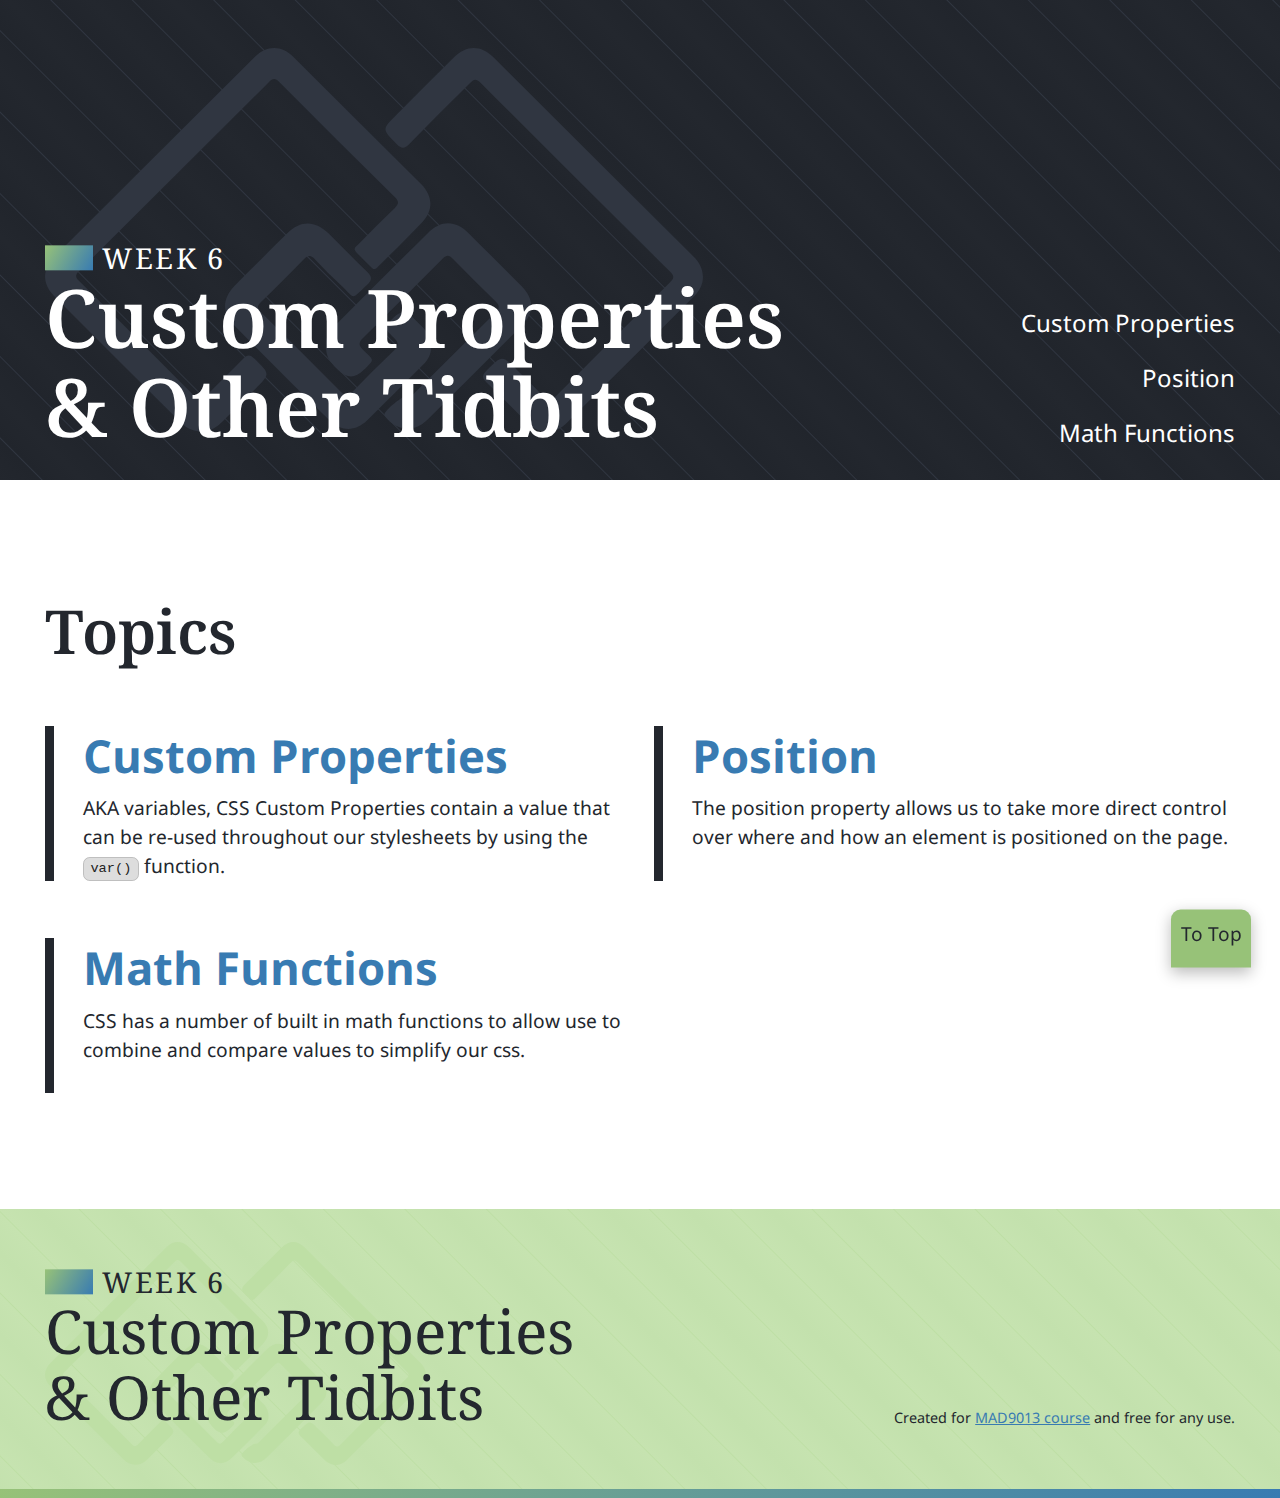
<file: index.html>
<!DOCTYPE html>
<html lang="en">
  <head>
    <!-- Ensures that the text characters are displayed properly -->
    <meta charset="UTF-8" />

    <!-- Properly sizes content across different browser window sizes -->
    <meta name="viewport" content="width=device-width, initial-scale=1.0" />

    <!--
      The site title displayed in the browser tab.
      Also used for Search Engine Optimization (SEO),
      Google results, and accessibility tools/screen readers.
    -->
    <title>W6 - Custom Properties & Other Tidbits</title>

    <!-- Loads custom supporting CSS stylesheet(s) -->
    <link rel="stylesheet" href="./css/main.css" />

    <!-- Loads Favicon -->
    <link rel="shortcut icon" href="favicon.ico" />
  </head>
  <body id="page">
    <!--
      Accessibility feature that allows users to
      quickly skip to key areas on the page.
    -->
    <ul class="skip-links">
      <li>
        <a class="skip-links__link" href="#nav">Skip to site navigation</a>
      </li>
      <li>
        <a class="skip-links__link" href="#main">Skip to main content</a>
      </li>
    </ul>

    <!--
      Main site header. Features our site logo and navigation.
    -->
    <header class="navbar navbar--tall">
      <div class="container">
        <h1 class="navbar__headline">
          <a href="/" class="navbar__logo">
            <span class="navbar__week">Week 6</span>
            <span class="navbar__title">
              Custom Properties &amp;&nbsp;Other&nbsp;Tidbits
            </span>
          </a>
        </h1>
        <button
          class="navbar__toggle"
          aria-label="Click to open mobile navigation"
        >
          <span class="navbar__tog navbar__tog--top"></span>
          <span class="navbar__tog navbar__tog--middle"></span>
          <span class="navbar__tog navbar__tog--bottom"></span>
        </button>
        <nav id="nav" class="navbar__nav">
          <ul class="navbar__list">
            <li>
              <a href="./custom-properties.html" class="navbar__link">
                Custom Properties
              </a>
            </li>
            <li>
              <a href="./position.html" class="navbar__link">Position</a>
            </li>
            <li>
              <a href="./math-functions.html" class="navbar__link">
                Math Functions
              </a>
            </li>
          </ul>
        </nav>
      </div>
    </header>

    <!--
      The main contains ALL of the content unique to this page.
      Every page MUST have exactly one `main` that is a direct child of `body`.
    -->
    <main id="main">
      <section class="topic-list">
        <div class="container">
          <h2>Topics</h2>
          <ol class="topic-list__list">
            <li>
              <a href="./custom-properties.html" class="topic-list__link">
                <h3 class="topic-list__heading">Custom Properties</h3>
                <p class="topic-list__desc">
                  AKA variables, CSS Custom Properties contain a value that can
                  be re-used throughout our stylesheets by using the
                  <code>var()</code> function.
                </p>
              </a>
            </li>
            <li>
              <a href="./position.html" class="topic-list__link">
                <h3 class="topic-list__heading">Position</h3>
                <p class="topic-list__desc">
                  The position property allows us to take more direct control
                  over where and how an element is positioned on the page.
                </p>
              </a>
            </li>
            <li>
              <a href="./math-functions.html" class="topic-list__link">
                <h3 class="topic-list__heading">Math Functions</h3>
                <p class="topic-list__desc">
                  CSS has a number of built in math functions to allow use to
                  combine and compare values to simplify our css.
                </p>
              </a>
            </li>
          </ol>
        </div>
      </section>
    </main>

    <!--
      Site footer. Contains site logo and legal info.
      
      Could also contain other concluding information such
      as repeating the navigation, contact info, and more.
    -->
    <footer class="footer">
      <div class="container container--grid">
        <div class="footer__column">
          <a href="/" class="footer__logo">
            <span class="footer__week">Week 6</span>
            <span class="footer__title"
              >Custom Properties &amp;&nbsp;Other&nbsp;Tidbits</span
            >
          </a>
        </div>

        <div class="footer__column footer__column--legal">
          <small>
            Created for
            <a href="https://mad9013.github.io/F2023/">MAD9013 course</a> and
            free for any use.
          </small>
        </div>
      </div>
    </footer>

    <!-- Accessibility feature: return to top button -->
    <a href="#page" class="to-top">To Top</a>

    <!--
      Adds a layer when the mobile navigation is open that
      allows users to click to the side and auto close the nav
    -->
    <div class="click-to-close"></div>

    <!-- Loads custom JavaScript file -->
    <script src="./js/main.js"></script>
  </body>
</html>
</file>
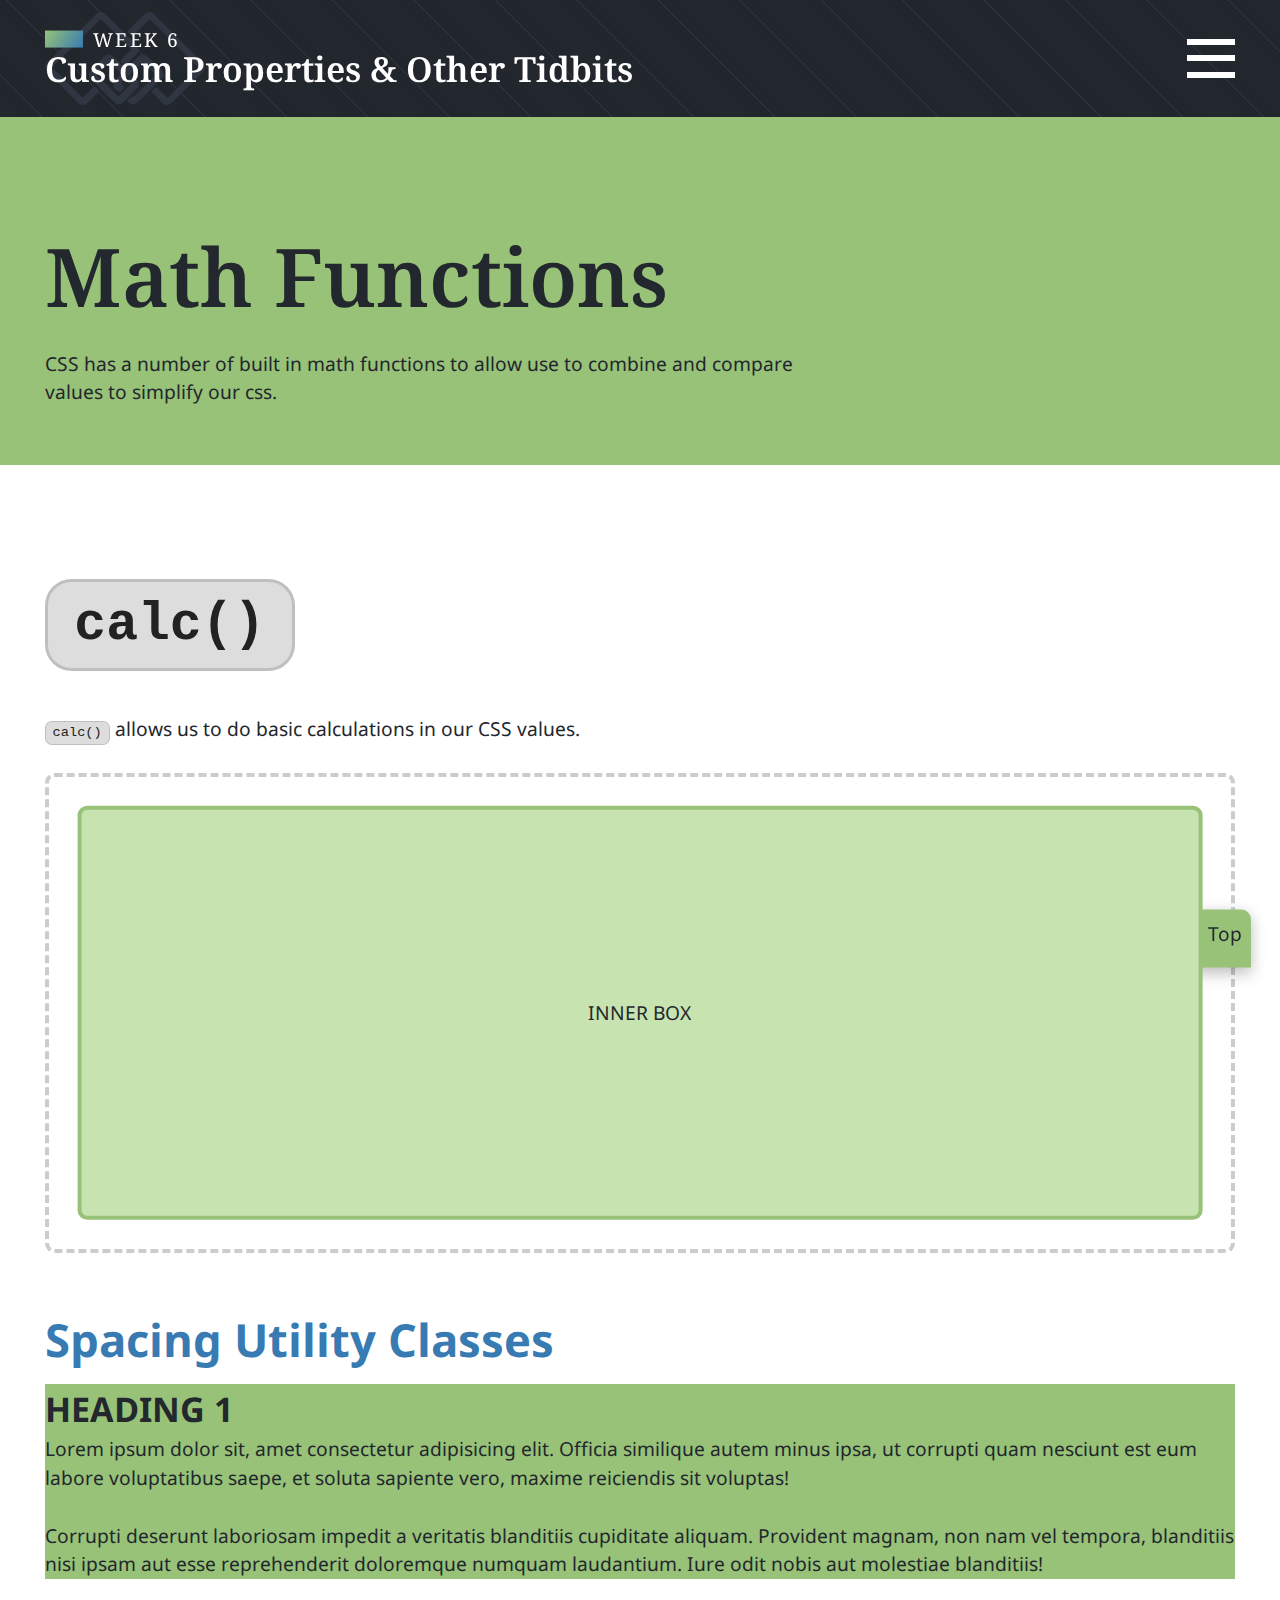
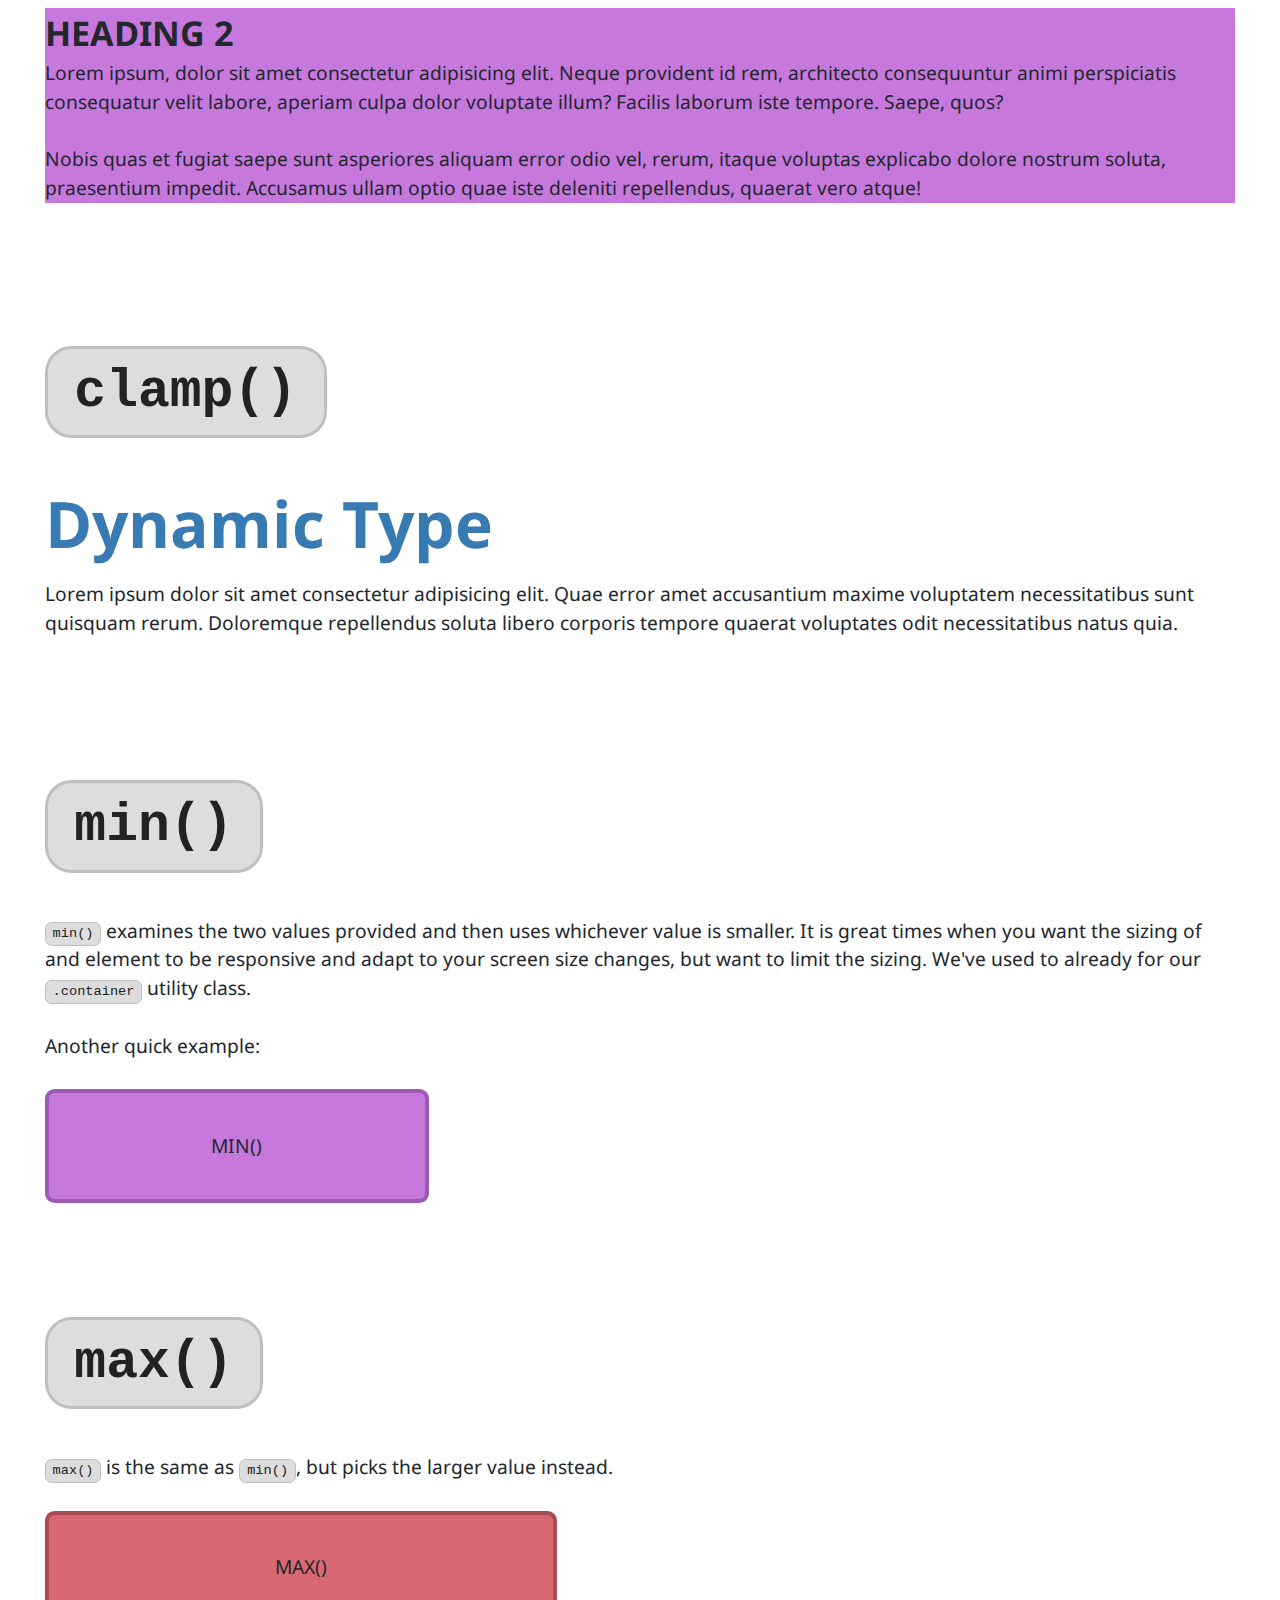
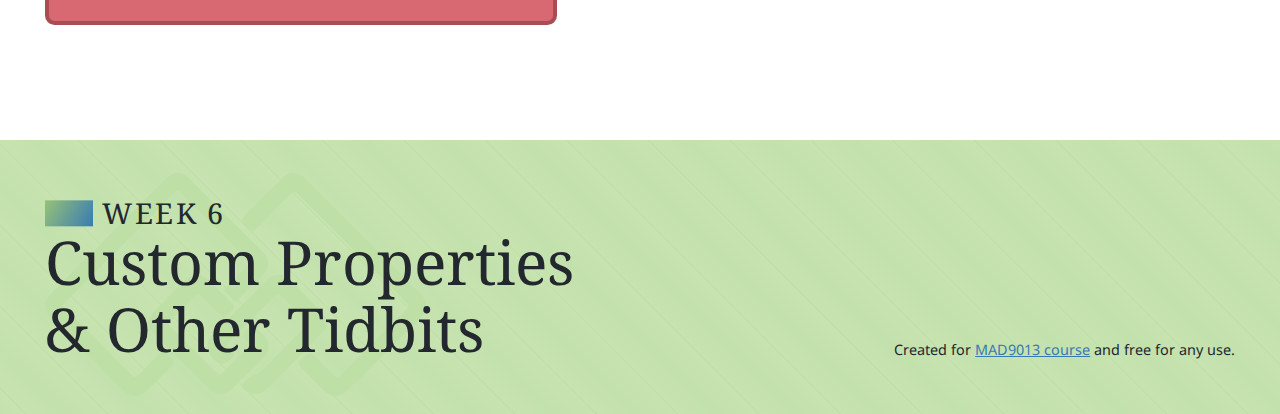
<file: math-functions.html>
<!DOCTYPE html>
<html lang="en">
  <head>
    <!-- Ensures that the text characters are displayed properly -->
    <meta charset="UTF-8" />

    <!-- Properly sizes content across different browser window sizes -->
    <meta name="viewport" content="width=device-width, initial-scale=1.0" />

    <!--
      The site title displayed in the browser tab.
      Also used for Search Engine Optimization (SEO),
      Google results, and accessibility tools/screen readers.
    -->
    <title>Math Functions | W6 - Custom Properties & Other Tidbits</title>

    <!-- Loads custom supporting CSS stylesheet(s) -->
    <link rel="stylesheet" href="./css/main.css" />

    <!-- Loads lesson specific CSS stylesheet -->
    <link rel="stylesheet" href="./css/math-functions.css" />

    <!-- Loads Favicon -->
    <link rel="shortcut icon" href="favicon.ico" />
  </head>
  <body id="page">
    <!--
      Accessibility feature that allows users to
      quickly skip to key areas on the page.
    -->
    <ul class="skip-links">
      <li>
        <a class="skip-links__link" href="#nav">Skip to site navigation</a>
      </li>
      <li>
        <a class="skip-links__link" href="#main">Skip to main content</a>
      </li>
    </ul>

    <!--
      Main site header. Features our site logo and navigation.
    -->
    <header class="navbar">
      <div class="container">
        <strong class="navbar__headline">
          <a href="/" class="navbar__logo">
            <span class="navbar__week">Week 6</span>
            <span class="navbar__title">
              Custom Properties &amp;&nbsp;Other&nbsp;Tidbits
            </span>
          </a>
        </strong>
        <button
          class="navbar__toggle"
          aria-label="Click to open mobile navigation"
        >
          <span class="navbar__tog navbar__tog--top"></span>
          <span class="navbar__tog navbar__tog--middle"></span>
          <span class="navbar__tog navbar__tog--bottom"></span>
        </button>
        <nav id="nav" class="navbar__nav">
          <ul class="navbar__list">
            <li>
              <a href="./custom-properties.html" class="navbar__link">
                Custom Properties
              </a>
            </li>
            <li>
              <a href="./position.html" class="navbar__link">Position</a>
            </li>
            <li>
              <a
                href="./math-functions.html"
                class="navbar__link"
                aria-current="page"
              >
                Math Functions
              </a>
            </li>
          </ul>
        </nav>
      </div>
    </header>

    <!--
      The main contains ALL of the content unique to this page.
      Every page MUST have exactly one `main` that is a direct child of `body`.
    -->
    <main id="main">
      <header class="banner">
        <div class="container">
          <div class="container--text">
            <h1 class="banner__headline">Math Functions</h1>
            <div class="banner__byline">
              <p>
                CSS has a number of built in math functions to allow use to
                combine and compare values to simplify our css.
              </p>
            </div>
          </div>
        </div>
      </header>

      <!-- 
        ====================================================
        ============== TUTORIAL CONTENT START ==============
        ====================================================
      -->

      <section>
        <div class="container">
          <h2><code>calc()</code></h2>

          <p>
            <code>calc()</code> allows us to do basic calculations in our CSS
            values.
          </p>

          <div class="parent calc-wrap">
            <div class="box">Inner Box</div>
          </div>

          <h3>Spacing Utility Classes</h3>

          <div class="text-example-1">
            <h4 class="mx-0">Heading 1</h4>
            <p>
              Lorem ipsum dolor sit, amet consectetur adipisicing elit. Officia
              similique autem minus ipsa, ut corrupti quam nesciunt est eum
              labore voluptatibus saepe, et soluta sapiente vero, maxime
              reiciendis sit voluptas!
            </p>
            <p>
              Corrupti deserunt laboriosam impedit a veritatis blanditiis
              cupiditate aliquam. Provident magnam, non nam vel tempora,
              blanditiis nisi ipsam aut esse reprehenderit doloremque numquam
              laudantium. Iure odit nobis aut molestiae blanditiis!
            </p>
          </div>
          <div class="text-example-2">
            <h4>Heading 2</h4>
            <p>
              Lorem ipsum, dolor sit amet consectetur adipisicing elit. Neque
              provident id rem, architecto consequuntur animi perspiciatis
              consequatur velit labore, aperiam culpa dolor voluptate illum?
              Facilis laborum iste tempore. Saepe, quos?
            </p>
            <p>
              Nobis quas et fugiat saepe sunt asperiores aliquam error odio vel,
              rerum, itaque voluptas explicabo dolore nostrum soluta,
              praesentium impedit. Accusamus ullam optio quae iste deleniti
              repellendus, quaerat vero atque!
            </p>
          </div>
        </div>
      </section>

      <section>
        <div class="container">
          <h2><code>clamp()</code></h2>

          <div class="dynamic-type">
            <h3>Dynamic Type</h3>
            <p>
              Lorem ipsum dolor sit amet consectetur adipisicing elit. Quae
              error amet accusantium maxime voluptatem necessitatibus sunt
              quisquam rerum. Doloremque repellendus soluta libero corporis
              tempore quaerat voluptates odit necessitatibus natus quia.
            </p>
          </div>
        </div>
      </section>

      <section>
        <div class="container">
          <h2><code>min()</code></h2>
          <p>
            <code>min()</code> examines the two values provided and then uses
            whichever value is smaller. It is great times when you want the
            sizing of and element to be responsive and adapt to your screen size
            changes, but want to limit the sizing. We've used to already for our
            <code>.container</code> utility class.
          </p>

          <p>Another quick example:</p>

          <div class="box box--min">min()</div>
        </div>
      </section>

      <section>
        <div class="container">
          <h2><code>max()</code></h2>
          <p>
            <code>max()</code> is the same as <code>min()</code>, but picks the
            larger value instead.
          </p>

          <div class="box box--max">max()</div>
        </div>
      </section>

      <!-- 
        ====================================================
        =============== TUTORIAL CONTENT END ===============
        ====================================================
      -->
    </main>

    <!--
      Site footer. Contains site logo and legal info.
      
      Could also contain other concluding information such
      as repeating the navigation, contact info, and more.
    -->
    <footer class="footer">
      <div class="container container--grid">
        <div class="footer__column">
          <a href="/" class="footer__logo">
            <span class="footer__week">Week 6</span>
            <span class="footer__title">
              Custom Properties &amp;&nbsp;Other&nbsp;Tidbits
            </span>
          </a>
        </div>

        <div class="footer__column footer__column--legal">
          <small>
            Created for
            <a href="https://mad9013.github.io/F2023/">MAD9013 course</a> and
            free for any use.
          </small>
        </div>
      </div>
    </footer>

    <!-- Accessibility feature: return to top button -->
    <a href="#page" class="to-top">To Top</a>

    <!--
      Adds a layer when the mobile navigation is open that
      allows users to click to the side and auto close the nav
    -->
    <div class="click-to-close"></div>

    <!-- Loads custom JavaScript file -->
    <script src="./js/main.js"></script>
  </body>
</html>
</file>
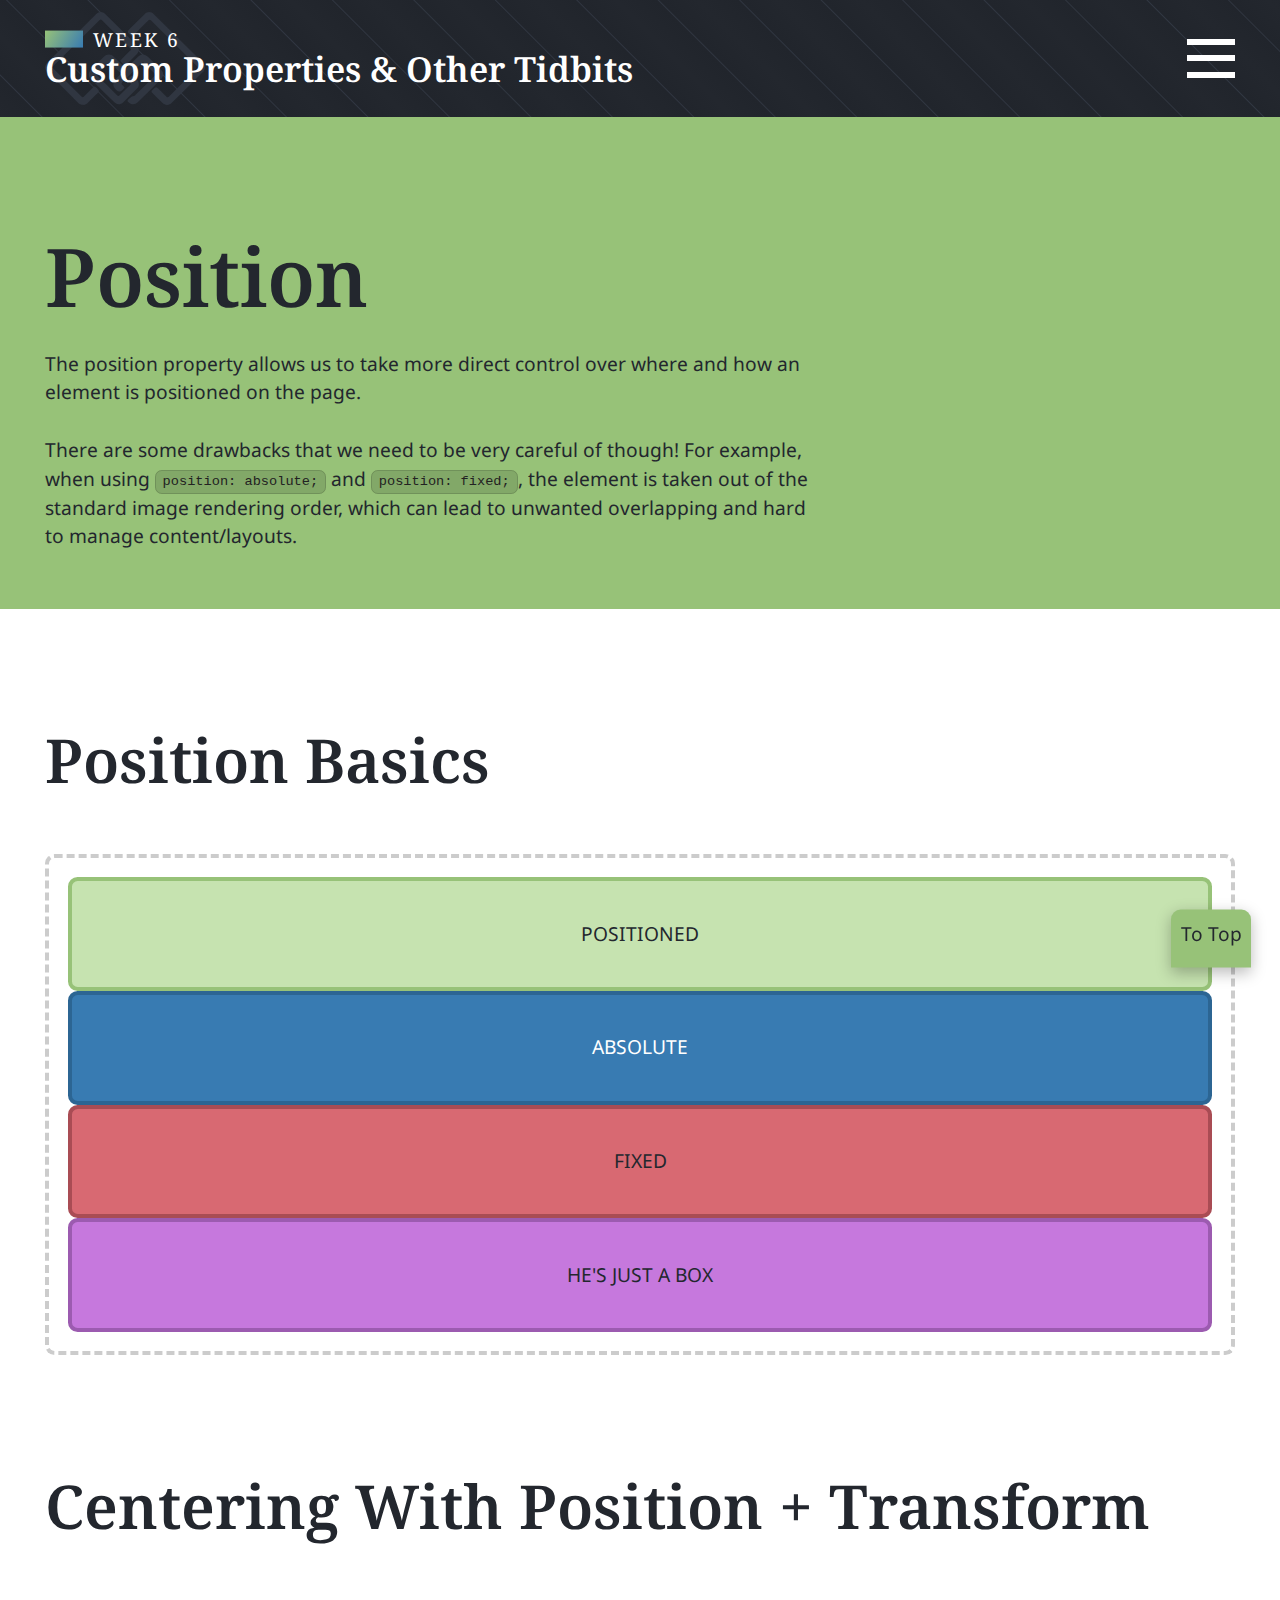
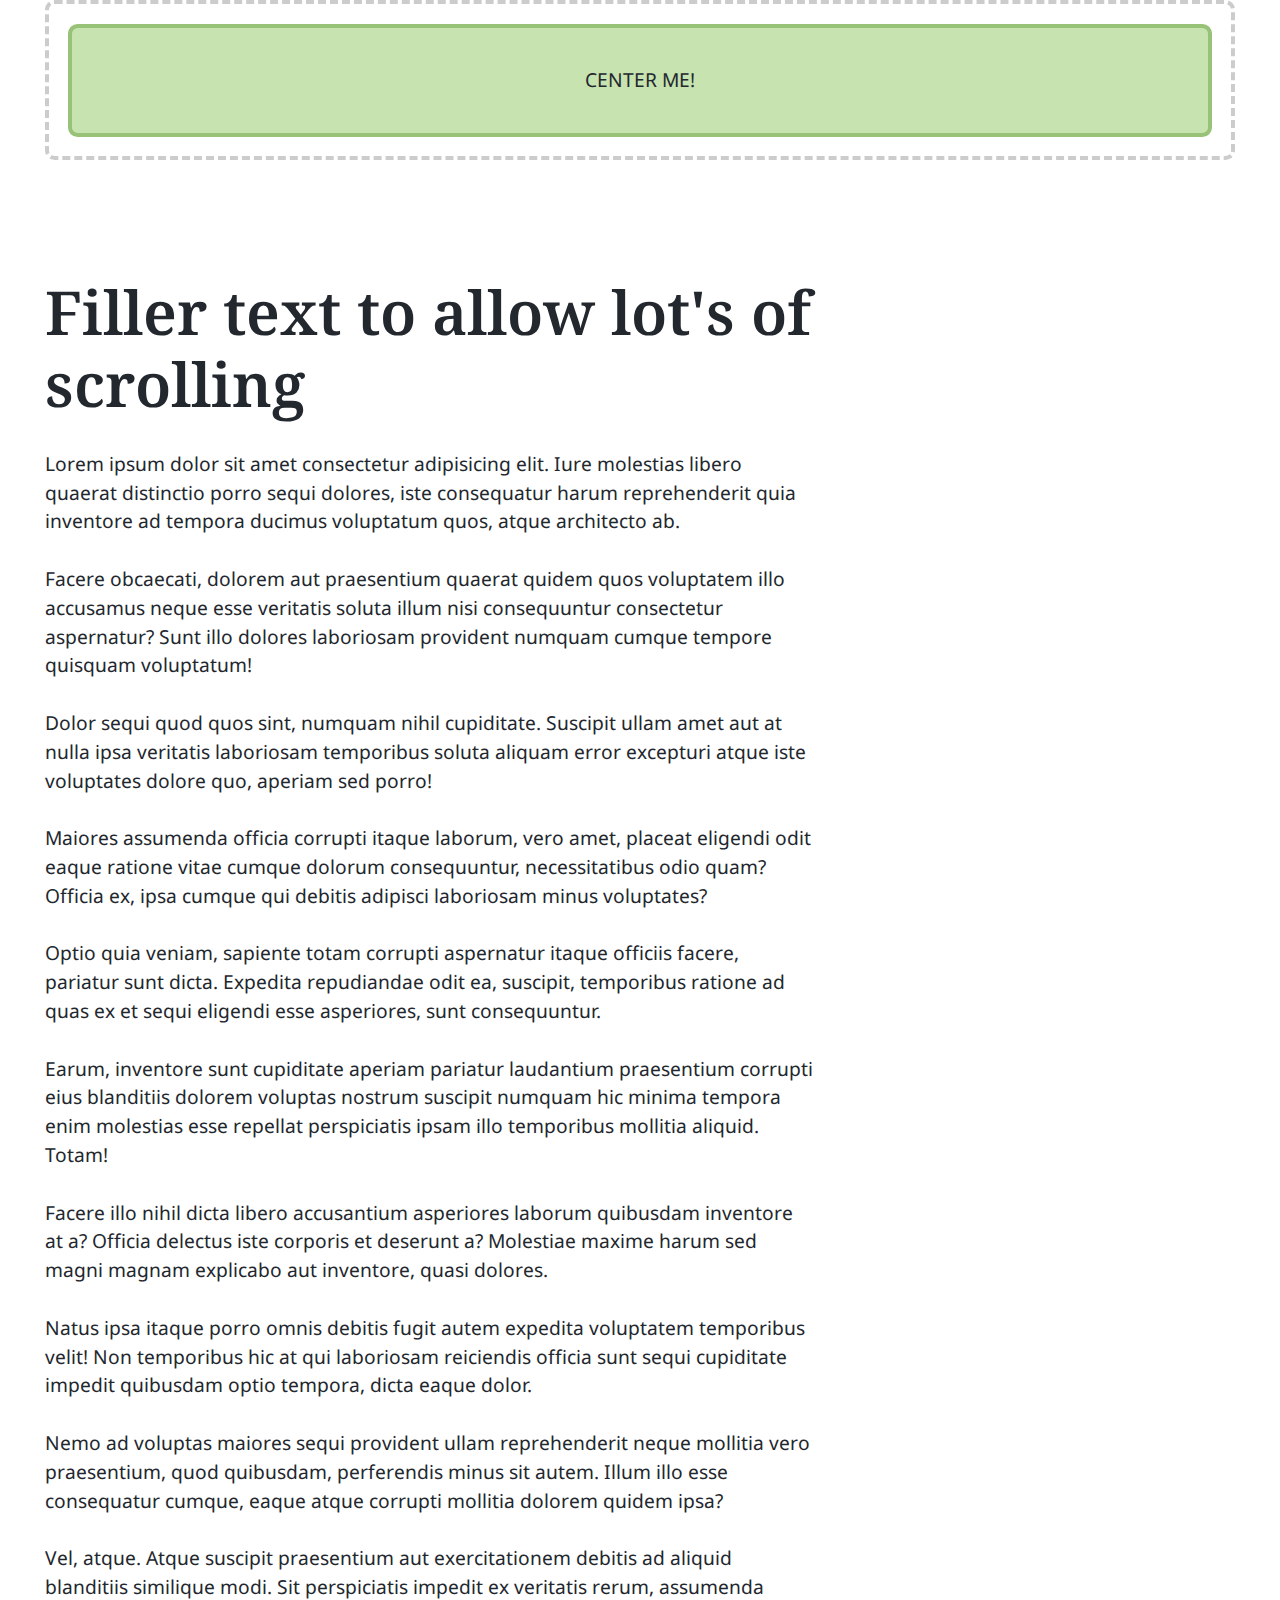
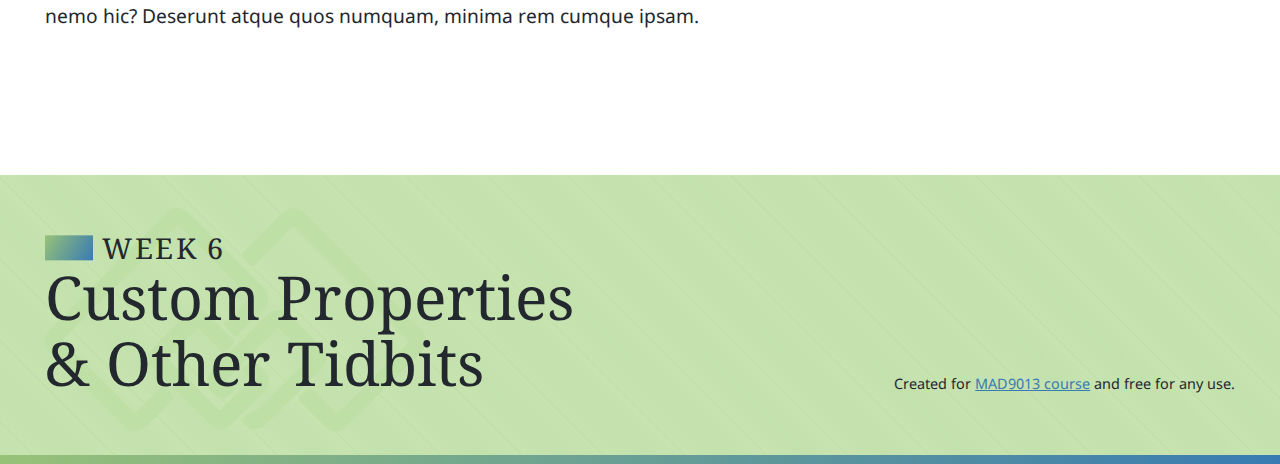
<file: position.html>
<!DOCTYPE html>
<html lang="en">
  <head>
    <!-- Ensures that the text characters are displayed properly -->
    <meta charset="UTF-8" />

    <!-- Properly sizes content across different browser window sizes -->
    <meta name="viewport" content="width=device-width, initial-scale=1.0" />

    <!--
      The site title displayed in the browser tab.
      Also used for Search Engine Optimization (SEO),
      Google results, and accessibility tools/screen readers.
    -->
    <title>Position | W6 - Custom Properties & Other Tidbits</title>

    <!-- Loads custom supporting CSS stylesheet(s) -->
    <link rel="stylesheet" href="./css/main.css" />

    <!-- Loads lesson specific CSS stylesheet -->
    <link rel="stylesheet" href="./css/position.css" />

    <!-- Loads Favicon -->
    <link rel="shortcut icon" href="favicon.ico" />
  </head>
  <body id="page">
    <!--
      Accessibility feature that allows users to
      quickly skip to key areas on the page.
    -->
    <ul class="skip-links">
      <li>
        <a class="skip-links__link" href="#nav">Skip to site navigation</a>
      </li>
      <li>
        <a class="skip-links__link" href="#main">Skip to main content</a>
      </li>
    </ul>

    <!--
      Main site header. Features our site logo and navigation.
    -->
    <header class="navbar">
      <div class="container">
        <strong class="navbar__headline">
          <a href="/" class="navbar__logo">
            <span class="navbar__week">Week 6</span>
            <span class="navbar__title">
              Custom Properties &amp;&nbsp;Other&nbsp;Tidbits
            </span>
          </a>
        </strong>
        <button
          class="navbar__toggle"
          aria-label="Click to open mobile navigation"
        >
          <span class="navbar__tog navbar__tog--top"></span>
          <span class="navbar__tog navbar__tog--middle"></span>
          <span class="navbar__tog navbar__tog--bottom"></span>
        </button>
        <nav id="nav" class="navbar__nav">
          <ul class="navbar__list">
            <li>
              <a href="./custom-properties.html" class="navbar__link">
                Custom Properties
              </a>
            </li>
            <li>
              <a
                href="./position.html"
                class="navbar__link"
                aria-current="page"
              >
                Position
              </a>
            </li>
            <li>
              <a href="./math-functions.html" class="navbar__link">
                Math Functions
              </a>
            </li>
          </ul>
        </nav>
      </div>
    </header>

    <!--
      The main contains ALL of the content unique to this page.
      Every page MUST have exactly one `main` that is a direct child of `body`.
    -->
    <main id="main">
      <header class="banner">
        <div class="container">
          <div class="container--text">
            <h1 class="banner__headline">Position</h1>
            <div class="banner__byline">
              <p>
                The position property allows us to take more direct control over
                where and how an element is positioned on the page.
              </p>
              <p>
                There are some drawbacks that we need to be very careful of
                though! For example, when using
                <code>position: absolute;</code> and
                <code>position: fixed;</code>, the element is taken out of the
                standard image rendering order, which can lead to unwanted
                overlapping and hard to manage content/layouts.
              </p>
            </div>
          </div>
        </div>
      </header>

      <!-- 
        ====================================================
        ============== TUTORIAL CONTENT START ==============
        ====================================================
      -->

      <section>
        <div class="container">
          <h2>Position Basics</h2>

          <div class="parent position-wrapper">
            <div class="box box--positioned">Positioned</div>
            <div class="box box--absolute">Absolute</div>
            <div class="box box--fixed">Fixed</div>
            <div class="box">He's just a box</div>
          </div>
        </div>
      </section>

      <section>
        <div class="container">
          <h2>Centering With Position + Transform</h2>

          <div class="parent position-centering">
            <div class="box box--centered">Center Me!</div>
          </div>
        </div>
      </section>

      <!-- 
        ====================================================
        =============== TUTORIAL CONTENT END ===============
        ====================================================
      -->

      <section>
        <div class="container">
          <div class="container--text">
            <h2>Filler text to allow lot's of scrolling</h2>
            <p>
              Lorem ipsum dolor sit amet consectetur adipisicing elit. Iure
              molestias libero quaerat distinctio porro sequi dolores, iste
              consequatur harum reprehenderit quia inventore ad tempora ducimus
              voluptatum quos, atque architecto ab.
            </p>
            <p>
              Facere obcaecati, dolorem aut praesentium quaerat quidem quos
              voluptatem illo accusamus neque esse veritatis soluta illum nisi
              consequuntur consectetur aspernatur? Sunt illo dolores laboriosam
              provident numquam cumque tempore quisquam voluptatum!
            </p>
            <p>
              Dolor sequi quod quos sint, numquam nihil cupiditate. Suscipit
              ullam amet aut at nulla ipsa veritatis laboriosam temporibus
              soluta aliquam error excepturi atque iste voluptates dolore quo,
              aperiam sed porro!
            </p>
            <p>
              Maiores assumenda officia corrupti itaque laborum, vero amet,
              placeat eligendi odit eaque ratione vitae cumque dolorum
              consequuntur, necessitatibus odio quam? Officia ex, ipsa cumque
              qui debitis adipisci laboriosam minus voluptates?
            </p>
            <p>
              Optio quia veniam, sapiente totam corrupti aspernatur itaque
              officiis facere, pariatur sunt dicta. Expedita repudiandae odit
              ea, suscipit, temporibus ratione ad quas ex et sequi eligendi esse
              asperiores, sunt consequuntur.
            </p>
            <p>
              Earum, inventore sunt cupiditate aperiam pariatur laudantium
              praesentium corrupti eius blanditiis dolorem voluptas nostrum
              suscipit numquam hic minima tempora enim molestias esse repellat
              perspiciatis ipsam illo temporibus mollitia aliquid. Totam!
            </p>
            <p>
              Facere illo nihil dicta libero accusantium asperiores laborum
              quibusdam inventore at a? Officia delectus iste corporis et
              deserunt a? Molestiae maxime harum sed magni magnam explicabo aut
              inventore, quasi dolores.
            </p>
            <p>
              Natus ipsa itaque porro omnis debitis fugit autem expedita
              voluptatem temporibus velit! Non temporibus hic at qui laboriosam
              reiciendis officia sunt sequi cupiditate impedit quibusdam optio
              tempora, dicta eaque dolor.
            </p>
            <p>
              Nemo ad voluptas maiores sequi provident ullam reprehenderit neque
              mollitia vero praesentium, quod quibusdam, perferendis minus sit
              autem. Illum illo esse consequatur cumque, eaque atque corrupti
              mollitia dolorem quidem ipsa?
            </p>
            <p>
              Vel, atque. Atque suscipit praesentium aut exercitationem debitis
              ad aliquid blanditiis similique modi. Sit perspiciatis impedit ex
              veritatis rerum, assumenda nemo hic? Deserunt atque quos numquam,
              minima rem cumque ipsam.
            </p>
          </div>
        </div>
      </section>
    </main>

    <!--
      Site footer. Contains site logo and legal info.
      
      Could also contain other concluding information such
      as repeating the navigation, contact info, and more.
    -->
    <footer class="footer">
      <div class="container container--grid">
        <div class="footer__column">
          <a href="/" class="footer__logo">
            <span class="footer__week">Week 6</span>
            <span class="footer__title">
              Custom Properties &amp;&nbsp;Other&nbsp;Tidbits
            </span>
          </a>
        </div>

        <div class="footer__column footer__column--legal">
          <small>
            Created for
            <a href="https://mad9013.github.io/F2023/">MAD9013 course</a> and
            free for any use.
          </small>
        </div>
      </div>
    </footer>

    <!-- Accessibility feature: return to top button -->
    <a href="#page" class="to-top">To Top</a>

    <!--
      Adds a layer when the mobile navigation is open that
      allows users to click to the side and auto close the nav
    -->
    <div class="click-to-close"></div>

    <!-- Loads custom JavaScript file -->
    <script src="./js/main.js"></script>
  </body>
</html>
</file>
<file: css/main.css>
/* CSS Custom Properties AKA Variables */
:root {
  /* Colors */
  --color-primary: #23272e;
  --color-primary--light: #303641;
  --color-primary--dark: #21252c;
  --color-red: #d86972;
  --color-red--dark: #a94c54;
  --color-orange: #bb8b5e;
  --color-green: #97c278;
  --color-green--medium: #bedfa5;
  --color-green--light: #c3e1ad;
  --color-green--lighter: #c6e3b0;
  --color-blue: #387bb2;
  --color-blue--light: #8eb9dd;
  --color-blue--dark: #2c6593;
  --color-purple: #c678dd;
  --color-purple--dark: #9c5bb0;

  /* Fonts */
  --font-primary: "Noto Sans", sans-serif;
  --font-secondary: "Noto Serif", serif;

  /* Sizing */
  --container: 65em;
  --container--text: 40em;

  /* Standardization */
  --transition: 0.2s;
  --shadow: 0 0.25rem 0.75rem #0004;
  --shadow--large: 0 0.5rem 1.5rem #0004;
  --radius: 0.5em;
}

/* CSS Reset */

/* Box sizing rules */
*,
*::before,
*::after {
  box-sizing: border-box;
}

/* Set core root defaults */
html {
  color: var(--color-primary);
  font-family: var(--font-primary);
  line-height: 1.5;
}

html:focus-within {
  scroll-behavior: smooth;
}

/* Set core body defaults */
body {
  min-height: 100vh;
  text-rendering: optimizeSpeed;
  margin: 0;
  display: grid;
  grid-template-rows: auto auto 1fr auto;
}

/* Update default margin */
h1,
h2,
h3,
h4,
h5,
h6,
p,
figure,
blockquote,
ol,
ul,
dl,
dd {
  margin: 0 0 1.5rem;
}

/* Remove list styles on ul, ol elements with a list role, which suggests default styling will be removed */
ul[role="list"],
ol[role="list"] {
  list-style: none;
}

/* A elements that don't have a class get default styles */
a:not([class]) {
  text-decoration-skip-ink: auto;
  color: var(--color-blue);
  transition: all var(--transition);
}

a:not([class]):hover,
a:not([class]):focus-visible {
  color: var(--color-red);
}

/* Make images easier to work with */
img,
picture,
svg {
  max-width: 100%;
  display: block;
}

svg {
  fill: currentColor;
}

svg:not(:root) {
  overflow: hidden;
}

/* Inherit fonts for inputs and buttons */
input,
button,
textarea,
select {
  font: inherit;
}

/* Remove all animations, transitions and smooth scroll for people that prefer not to see them */
@media (prefers-reduced-motion: reduce) {
  html:focus-within {
    scroll-behavior: auto;
  }

  *,
  *::before,
  *::after {
    animation-duration: 0.01ms !important;
    animation-iteration-count: 1 !important;
    transition-duration: 0.01ms !important;
    scroll-behavior: auto !important;
  }
}

/* ---------- Accessibility ---------- */

/* Focus Highlights */
*:focus-visible {
  outline: 0.125rem solid var(--color-blue);
  outline-offset: 0.125rem;
}

/* Skip Links */

.skip-links {
  padding: 0;
  margin: 0;
  list-style-type: none;
}

.skip-links__link {
  position: absolute;
  top: -10rem;
  left: 0.5rem;
  background-color: var(--color-green);
  color: var(--color-primary);
  padding: 0.75rem 1.5rem;
  text-decoration: none;
  border-radius: var(--radius);
}

.skip-links__link:focus {
  top: 0.5rem;
}

/* To Top */

.to-top {
  position: fixed;
  bottom: -0.5rem;
  right: 1.5rem;
  background-color: var(--color-green);
  color: var(--color-primary);
  padding: 0.5rem 0.5rem 1rem;
  border-radius: 0.5rem 0.5rem 0 0;
  text-decoration: none;
  box-shadow: var(--shadow);
  translate: 0 100%;
  transition: translate var(--transition), bottom var(--transition);
}

.to-top.visible {
  translate: 0;
}

.to-top:hover,
.to-top:focus-visible {
  bottom: 0;
  color: #000;
  translate: 0;
}

/* Screen reader only text */

.screen-reader-text,
.srt {
  position: absolute;
  clip-path: polygon(0 0, 0.1% 0, 0.1% 0.1%, 0 0.1%);
}

/* ---------- Typography ---------- */

/* Fonts */

@font-face {
  font-family: "Noto Sans";
  src: url("../fonts/NotoSans-Regular.ttf");
  font-weight: 400;
  font-style: normal;
}

@font-face {
  font-family: "Noto Sans";
  src: url("../fonts/NotoSans-Italic.ttf");
  font-weight: 400;
  font-style: italic;
}

@font-face {
  font-family: "Noto Sans";
  src: url("../fonts/NotoSans-Bold.ttf");
  font-weight: 700;
  font-style: normal;
}

@font-face {
  font-family: "Noto Sans";
  src: url("../fonts/NotoSans-BoldItalic.ttf");
  font-weight: 700;
  font-style: italic;
}

@font-face {
  font-family: "Noto Serif";
  src: url("../fonts/NotoSerif-Regular.ttf");
  font-weight: 400;
  font-style: normal;
}

@font-face {
  font-family: "Noto Serif";
  src: url("../fonts/NotoSerif-Italic.ttf");
  font-weight: 400;
  font-style: italic;
}

@font-face {
  font-family: "Noto Serif";
  src: url("../fonts/NotoSerif-SemiBold.ttf");
  font-weight: 600;
  font-style: normal;
}

@font-face {
  font-family: "Noto Serif";
  src: url("../fonts/NotoSerif-SemiBoldItalic.ttf");
  font-weight: 600;
  font-style: italic;
}

/* Type Hierarchy */

h1,
.heading-1 {
  font-size: 1.802rem;
  font-family: var(--font-secondary);
  line-height: 1.1;
}

h2,
.heading-2 {
  font-size: 1.602rem;
  font-family: var(--font-secondary);
  line-height: 1.2;
}

h3,
.heading-3 {
  font-size: 1.424rem;
  margin-bottom: 0.75rem;
  line-height: 1.3;
  color: var(--color-blue);
}

h4,
.heading-4 {
  font-size: 1.266rem;
  margin-bottom: 0;
  text-transform: uppercase;
}

h5,
.heading-5 {
  font-size: 1.125rem;
  border-bottom: 0.0625rem solid var(--color-blue);
}

h6 {
  font-size: 1rem;
  font-family: var(--font-secondary);
}

small,
.text_small {
  font-size: 0.889rem;
}

@media only screen and (min-width: 45em) {
  html {
    font-size: 110%;
  }

  h1,
  .heading-1 {
    font-size: 3.052rem;
  }

  h2,
  .heading-2 {
    font-size: 2.441rem;
  }

  h3,
  .heading-3 {
    font-size: 1.953rem;
  }

  h4,
  .heading-4 {
    font-size: 1.563rem;
  }

  h5,
  .heading-5 {
    font-size: 1.25rem;
  }

  small,
  .text_small {
    font-size: 0.8rem;
  }
}

@media only screen and (min-width: 60em) {
  html {
    font-size: 120%;
  }

  h1,
  .heading-1 {
    font-size: 4.209rem;
  }

  h2,
  .heading-2 {
    font-size: 3.157rem;
  }

  h3,
  .heading-3 {
    font-size: 2.369rem;
  }

  h4,
  .heading-4 {
    font-size: 1.777rem;
  }

  h5,
  .heading-5 {
    font-size: 1.333rem;
  }

  small,
  .text_small {
    font-size: 0.75rem;
  }
}

/* ---------- Layout ---------- */

/* Containers */

.container {
  width: min(100%, var(--container));
  margin: 0 auto;
  padding-left: 1.5rem;
  padding-right: 1.5rem;
}

.container--text {
  width: min(100%, var(--container--text));
}

.container--grid {
  display: grid;
  grid-template-columns: repeat(12, 1fr);
  gap: 1.5rem;
}

.container--grid > * {
  grid-column: 1 / -1;
}

.w-1-4 {
  width: 25%;
}

.w-1-2 {
  width: 50%;
}

.w-3-4 {
  width: 75%;
}

/* Setting default spacing for all section elements */

main > section {
  padding-top: 1.5rem;
  padding-bottom: 1.5rem;
}

main > section:first-of-type {
  padding-top: 3rem;
  padding-bottom: 1.5rem;
}

main > section:last-of-type {
  padding-top: 1.5rem;
  padding-bottom: 3rem;
}

main > section:first-of-type:last-of-type {
  padding-top: 3rem;
  padding-bottom: 3rem;
}

main + aside {
  padding-top: 3rem;
  padding-bottom: 3rem;
  background-color: var(--color-blue--light);
}

main + aside p:last-child {
  margin: 0;
}

main + aside a:not([class]) {
  color: var(--color-primary);
}

@media only screen and (min-width: 45em) {
  main > section {
    padding-top: 2.25rem;
    padding-bottom: 2.25rem;
  }

  main > section:first-of-type {
    padding-top: 4.5rem;
    padding-bottom: 2.25rem;
  }

  main > section:last-of-type {
    padding-top: 2.25rem;
    padding-bottom: 4.5rem;
  }

  main > section:first-of-type:last-of-type {
    padding-top: 4.5rem;
    padding-bottom: 4.5rem;
  }

  main + aside {
    padding-top: 4.5rem;
    padding-bottom: 4.5rem;
  }
}

@media only screen and (min-width: 60em) {
  main > section {
    padding-top: 3rem;
    padding-bottom: 3rem;
  }

  main > section:first-of-type {
    padding-top: 6rem;
    padding-bottom: 3rem;
  }

  main > section:last-of-type {
    padding-top: 3rem;
    padding-bottom: 6rem;
  }

  main > section:first-of-type:last-of-type {
    padding-top: 6rem;
    padding-bottom: 6rem;
  }

  main + aside {
    padding-top: 6rem;
    padding-bottom: 6rem;
  }
}

main > section > .container > h2 {
  margin-bottom: 3rem;
}

main > section > .container > h3 {
  margin-top: 3rem;
}

/* ---------- Utility ---------- */

code {
  padding: 0.25em 0.5em;
  color: #222;
  background-color: #0002;
  border: 0.0625em solid #0002;
  border-radius: var(--radius);
  white-space: nowrap;
  font-size: 0.875em;
}

/* ---------- Patterns/Components ---------- */

/* Button */
.btn {
  /* common styles */
  display: inline-block;
  padding: 0.55em 1.5em 0.5em;
  background-color: var(--color-blue);
  border: 0.125rem solid var(--color-blue);
  color: #fff;
  border-radius: var(--radius);
  box-shadow: var(--shadow);
  text-align: center;
  transition: all var(--transition);

  /* link necessary styles */
  text-decoration: none;

  /* button necessary styles */
  cursor: pointer;
  font-family: inherit;
  font-size: inherit;
}

.btn:hover,
.btn:focus {
  background-color: var(--color-blue--dark);
  border-color: var(--color-blue--dark);
  color: #fff;
}

/* Navbar */

.navbar {
  background-color: var(--color-primary);
  background-image: repeating-linear-gradient(
    45deg,
    var(--color-primary),
    var(--color-primary--dark) 1.5rem,
    var(--color-primary--light) 1.55rem,
    var(--color-primary--dark) 1.6rem,
    var(--color-primary) 3rem
  );
  /* background-image: url("../images/logo.svg"),
    repeating-linear-gradient(
      120deg,
      var(--color-primary),
      var(--color-primary--dark) 1.5rem,
      var(--color-primary--light) 1.55rem,
      var(--color-primary--dark) 1.6rem,
      var(--color-primary) 3rem
    );
  background-repeat: no-repeat, repeat;
  background-size: auto 80%, auto;
  background-position: 1.5rem center, center; */
  position: sticky;
  top: 0;
  z-index: 1000;
}

.navbar .container {
  display: flex;
  justify-content: space-between;
  align-items: center;
  gap: 1.5rem;
  padding-top: 1.5rem;
  padding-bottom: 1.5rem;
  background-image: url("../images/logo-navbar.svg");
  background-repeat: no-repeat;
  background-size: auto 80%;
  background-position: 1.5rem center;
}

.navbar__headline {
  margin: 0;
  display: block;
  font-size: 1.802rem;
  font-family: var(--font-secondary);
  position: relative;
  z-index: 1;
  line-height: 1.1;
}

.navbar__logo {
  display: block;
  color: #fff;
  text-decoration: none;
}

.navbar__week {
  --dash-width: 1.5rem;
  display: block;
  font-size: 1rem;
  font-weight: 400;
  text-transform: uppercase;
  letter-spacing: 0.125rem;
  padding-left: calc(var(--dash-width) + 0.5rem);
  position: relative;
}

.navbar__week::before {
  content: " ";
  position: absolute;
  top: 50%;
  left: 0;
  translate: 0 -50%;
  width: var(--dash-width);
  height: 80%;
  background-image: linear-gradient(
    120deg,
    var(--color-green),
    var(--color-blue)
  );
}

.navbar__toggle {
  width: 2.5rem;
  height: 2rem;
  background-color: transparent;
  border: 0;
  cursor: pointer;
  padding: 0;
  display: inline-flex;
  flex-direction: column;
  justify-content: space-between;
  position: relative;
  z-index: 1;
}

.navbar__tog {
  background-color: #fff;
  display: block;
  width: 100%;
  height: 0.3125rem;
  position: relative;
  transition: top var(--transition), bottom var(--transition),
    transform var(--transition), opacity var(--transition);
}

.navbar__tog--top {
  top: 0;
}
.navbar__tog--bottom {
  bottom: 0;
}

.open .navbar__tog--top {
  top: 50%;
  transform: translate(0, -50%) rotate(45deg);
}

.open .navbar__tog--middle {
  opacity: 0;
}

.open .navbar__tog--bottom {
  bottom: 50%;
  transform: translate(0, 50%) rotate(-45deg);
}

.navbar__nav {
  position: absolute;
  padding: calc(6.08229375rem + 1.5rem) 1.5rem 2rem;
  top: 0;
  right: 0;
  width: 50%;
  height: 100dvh;
  height: 100vh;
  background-color: var(--color-primary);
  box-shadow: var(--shadow--large);
  translate: 100%;
  transition: translate var(--transition);
}

.open .navbar__nav {
  translate: 0;
}

.navbar__nav::after {
  content: " ";
  position: absolute;
  bottom: 0;
  left: 0;
  width: 100%;
  height: 0.5rem;
  background-image: linear-gradient(
    120deg,
    var(--color-green),
    var(--color-blue)
  );
}

.navbar__list {
  padding: 0;
  margin: 0;
  list-style-type: none;
  text-align: right;
  display: grid;
  gap: 1rem;
}

.navbar__link {
  color: #fff;
  font-size: 1.25rem;
  display: inline-block;
  text-decoration-thickness: 0.175rem;
  text-decoration-color: transparent;
  transition: all var(--transition);
}

.navbar__link[aria-current="page"],
.navbar__link:hover,
.navbar__link:focus-visible {
  text-decoration-color: var(--color-green);
}

@media only screen and (min-width: 45em) {
  .navbar__week {
    --dash-width: 2rem;
  }
}

@media only screen and (min-width: 60em) {
  .navbar--tall {
    position: static;
  }

  .navbar--tall .container {
    min-height: 25rem;
    align-items: end;
    gap: 3rem;
  }

  .navbar--tall .navbar__headline {
    font-size: 4.209rem;
  }

  .navbar--tall .navbar__week {
    --dash-width: 2.5rem;
    font-size: 1.5rem;
  }

  .navbar--tall .navbar__toggle {
    display: none;
  }

  .navbar--tall .navbar__nav {
    position: unset;
    padding: unset;
    top: unset;
    right: unset;
    width: unset;
    height: unset;
    background-color: unset;
    box-shadow: unset;
    translate: unset;
    transition: unset;
    white-space: nowrap;
  }

  .navbar:not(.navbar--tall) .navbar__nav {
    width: 100%;
    translate: 0;
    opacity: 0;
    pointer-events: none;
    transition: opacity var(--transition);
    background: repeating-linear-gradient(
      120deg,
      var(--color-primary),
      var(--color-primary--dark) 1.5rem,
      var(--color-primary--light) 1.55rem,
      var(--color-primary--dark) 1.6rem,
      var(--color-primary) 3rem
    );
  }

  .navbar:not(.navbar--tall).open .navbar__nav {
    opacity: 1;
    pointer-events: all;
  }

  .navbar:not(.navbar--tall) .navbar__list {
    width: min(100%, var(--container));
    margin: 0 auto;
    padding-left: 1.5rem;
    padding-right: 1.5rem;
  }

  .navbar--tall .navbar__nav::after {
    display: none;
  }
}

/* Footer */

.footer {
  background-color: var(--color-green--light);
  background: repeating-linear-gradient(
    45deg,
    var(--color-green--light),
    var(--color-green--lighter) 1.5rem,
    var(--color-green--medium) 1.55rem,
    var(--color-green--lighter) 1.6rem,
    var(--color-green--light) 3rem
  );
  position: relative;
}

.footer::after {
  content: " ";
  position: absolute;
  bottom: 0;
  left: 0;
  width: 100%;
  height: 0.5rem;
  background-image: linear-gradient(
    120deg,
    var(--color-green),
    var(--color-blue)
  );
}

.footer .container {
  background-image: url("../images/logo-footer.svg");
  background-repeat: no-repeat;
  background-size: auto calc(100% - 3.5rem);
  background-position: 1.5rem center;
  padding: 3rem 1.5rem 3.5rem;
}

.footer__logo {
  display: inline-block;
  color: var(--color-primary);
  text-decoration: none;
  font-family: var(--font-secondary);
  font-size: 1.602rem;
  line-height: 1.1;
}

.footer__week {
  --dash-width: 1.5rem;
  display: block;
  font-size: 1rem;
  font-weight: 400;
  text-transform: uppercase;
  letter-spacing: 0.125rem;
  padding-left: calc(var(--dash-width) + 0.5rem);
  position: relative;
}

.footer__week::before {
  content: " ";
  position: absolute;
  top: 50%;
  left: 0;
  translate: 0 -50%;
  width: var(--dash-width);
  height: 80%;
  /* background-color: var(--color-green); */
  background-image: linear-gradient(
    120deg,
    var(--color-green),
    var(--color-blue)
  );
}

@media only screen and (min-width: 45em) {
  .footer .container {
    align-items: end;
  }

  .footer__logo {
    font-size: 2.441rem;
  }

  .footer__week {
    --dash-width: 2rem;
  }

  .footer__column {
    grid-column: span 6;
  }

  .footer__column--legal {
    text-align: right;
  }
}

@media only screen and (min-width: 60em) {
  .footer__logo {
    font-size: 3.157rem;
  }

  .footer__week {
    --dash-width: 2.5rem;
    font-size: 1.5rem;
  }
}

/* Click to close */

.click-to-close {
  position: fixed;
  inset: 0;
  background-color: #000a;
  pointer-events: none;
  opacity: 0;
  transition: opacity var(--transition);
}

.click-to-close.open {
  pointer-events: all;
  opacity: 1;
}

@media only screen and (min-width: 60em) {
  .click-to-close {
    display: none;
  }
}

/* Topic List */

.topic-list__list {
  padding: 0;
  margin: 0;
  list-style-type: none;
  display: grid;
  gap: 1.5rem;
}

.topic-list__list li {
  display: flex;
}

.topic-list__link {
  display: block;
  text-decoration: none;
  color: var(--color-primary);
  padding-left: 1.5rem;
  border-left: 0.5rem solid var(--color-primary);
  position: relative;
}

.topic-list__link::before {
  content: " ";
  width: 0.5rem;
  height: 0;
  position: absolute;
  left: -0.5rem;
  top: 0;
  background-image: linear-gradient(
    120deg,
    var(--color-green),
    var(--color-blue)
  );
  transition: height var(--transition);
}

.topic-list__link:hover::before,
.topic-list__link:focus::before {
  height: 100%;
}

.topic-list__heading {
  margin-bottom: 0.5rem;
  text-decoration: underline;
  text-decoration-thickness: 0.25rem;
  text-decoration-color: transparent;
  transition: text-decoration var(--transition);
}

.topic-list__link:hover .topic-list__heading,
.topic-list__link:focus .topic-list__heading {
  text-decoration-color: var(--color-green);
}

.topic-list__desc {
  margin: 0;
}

@media only screen and (min-width: 45em) {
  .topic-list__list {
    grid-template-columns: 1fr 1fr;
    row-gap: 3rem;
    grid-auto-rows: 1fr;
  }
}

/* Banner */

.banner {
  background-color: var(--color-green);
  padding: 6rem 0 1.5rem;
}

.banner__headline {
  margin: 0;
}

.banner__headline:not(:last-child) {
  margin-bottom: 1.5rem;
}

/* Instructor Comment */

.ic {
  margin: 1.5rem 0;
  padding: 1.5rem;
  background-color: var(--color-blue);
  color: #fff;
  border: 0.0625rem solid var(--color-blue--dark);
  display: inline-block;
  border-radius: var(--radius) var(--radius) var(--radius) 0.125rem;
  box-shadow: var(--shadow);
  max-width: 30rem;
}

.ic :last-child {
  margin-bottom: 0;
}

.ic cite {
  font-style: normal;
  font-weight: bold;
  font-family: var(--font-secondary);
}

.ic a {
  color: #fff;
}

.ic a:hover,
.ic a:focus {
  color: #ffffffaa;
}

@media only screen and (min-width: 90em) {
  .ic {
    margin-left: -5rem;
  }
}

/* ---------- Tutorial Helpers ---------- */

/* Box Base */

.box {
  display: flex;
  align-items: center;
  justify-content: center;
  color: var(--color-primary);
  border: 0.25rem solid var(--color-green);
  background-color: var(--color-green--lighter);
  text-transform: uppercase;
  border-radius: var(--radius);
  padding: 2rem;
}

/* Parent */
.parent {
  border: 0.25rem dashed #ccc;
  border-radius: 0.5rem;
  padding: 1rem;
}

/* Flex basics */

.flex-item {
  padding: 1.5rem;
  border: 0.25rem solid var(--color-green);
  background-color: var(--color-green--lighter);
  border-radius: var(--radius);
}

.flex-item:nth-child(2),
.box:nth-child(2) {
  border-color: var(--color-blue--dark);
  background-color: var(--color-blue);
  color: #fff;
}

.flex-item:nth-child(3),
.box:nth-child(3) {
  border-color: var(--color-red--dark);
  background-color: var(--color-red);
}

.flex-item:nth-child(4),
.box:nth-child(4) {
  border-color: var(--color-purple--dark);
  background-color: var(--color-purple);
}

/* Flex layouts */

.card__img img {
  width: 100%;
}

.card__content {
  padding: 1rem;
}

.card__title {
  font-size: 1.266rem;
  color: var(--color-primary);
}

@media only screen and (min-width: 45em) {
  .card__title {
    font-size: 1.563rem;
  }
}

@media only screen and (min-width: 60em) {
  .card__title {
    font-size: 1.777rem;
  }
}
</file>
<file: css/math-functions.css>
:root {
  --spacer-base: 1.5rem;
}

/* ---------- calc() ---------- */

.calc-wrap {
  margin-bottom: 2rem;
  min-height: 25rem;
  position: relative;
}

.calc-wrap .box {
  position: absolute;
  /* position: fixed; */
  top: 50%;
  left: 50%;
  transform: translate(-50%, -50%);

  width: calc(100% - 3rem);
  height: calc(100% - 3rem);
  z-index: 10000;
}

/* ---------- Spacer Utility Classes ---------- */

.text-example-1 {
  background-color: var(--color-green);
}
.text-example-2 {
  background-color: var(--color-purple);
}

.p-1 {
  padding: var(--spacer-base);
}

.p-2 {
  padding: calc(var(--spacer-base) * 2);
}

.p-3 {
  padding: calc(var(--spacer-base) * 3);
}

.p-4 {
  padding: calc(var(--spacer-base) * 4);
}

.pt-1 {
  padding-top: var(--spacer-base);
}

.pt-2 {
  padding-top: calc(var(--spacer-base) * 2);
}

.pt-3 {
  padding-top: calc(var(--spacer-base) * 3);
}

.pt-4 {
  padding-top: calc(var(--spacer-base) * 4);
}

.pb {
  padding-bottom: var(--spacer-base);
}

.pb-2 {
  padding-bottom: calc(var(--spacer-base) * 2);
}

.pb-3 {
  padding-bottom: calc(var(--spacer-base) * 3);
}

.pb-4 {
  padding-bottom: calc(var(--spacer-base) * 4);
}

.px-1 {
  padding-left: var(--spacer-base);
  padding-right: var(--spacer-base);
}

.px-2 {
  padding-left: calc(var(--spacer-base) * 2);
  padding-right: calc(var(--spacer-base) * 2);
}

.px-3 {
  padding-left: calc(var(--spacer-base) * 3);
  padding-right: calc(var(--spacer-base) * 3);
}

.px-4 {
  padding-left: calc(var(--spacer-base) * 4);
  padding-right: calc(var(--spacer-base) * 4);
}

.mb-0 {
  margin-bottom: 0;
}

.mb-1 {
  margin-bottom: var(--spacer-base);
}

.mb-2 {
  margin-bottom: calc(var(--spacer-base) * 2);
}

.mb-3 {
  margin-bottom: calc(var(--spacer-base) * 3);
}

.mb-4 {
  margin-bottom: calc(var(--spacer-base) * 4);
}

/* ---------- clamp() ---------- */

.dynamic-type h3 {
  font-size: clamp(2rem, 5vw, 5rem);
}

.dynamic-type p {
  font-size: clamp(0.875rem, 1.5vw, 1.25rem);
}

/* ---------- min() ---------- */

.box--min {
  width: min(40vw, 20rem);
}

/* ---------- max() ---------- */

.box--max {
  width: max(40vw, 20rem);
}
</file>
<file: css/position.css>
.navbar {
  /*
  Temporarily disabling styling in the header for the
  sake of this lesson. We'll put it back in together.
  */
  position: unset;
  z-index: unset;
}

.position-wrapper {
}

.box--positioned {
}

.box--absolute {
}

.box--fixed {
}

/* ---------- Centering ---------- */

.position-centering {
}

.box--centered {
}
</file>
